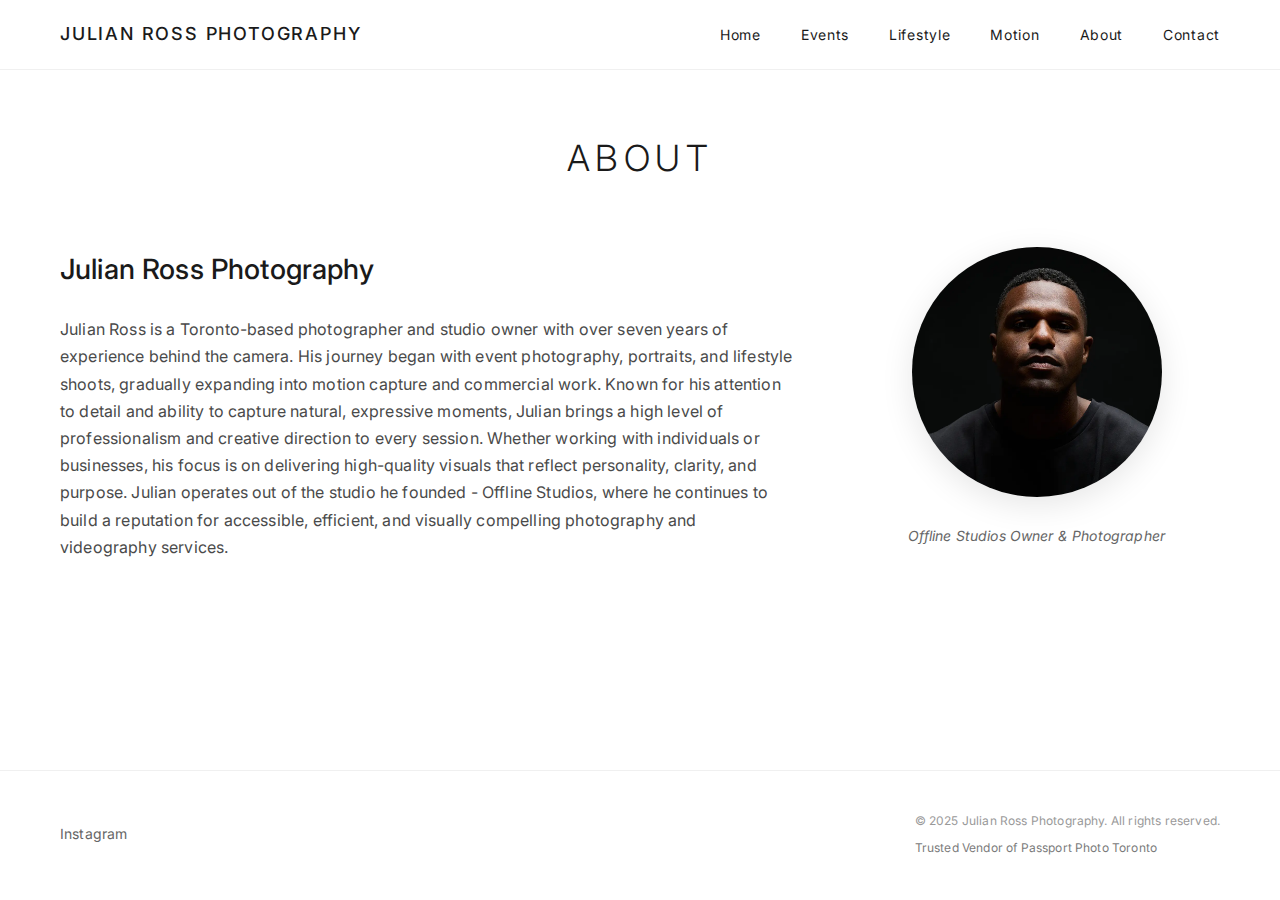
<file: about.html>
<!DOCTYPE html>
<html lang="en">
<head>
    <meta charset="UTF-8">
    <meta name="viewport" content="width=device-width, initial-scale=1.0">
    <title>About - Julian Ross Photography</title>
    <link rel="stylesheet" href="assets/css/style.css">
    <link rel="preconnect" href="https://fonts.googleapis.com">
    <link rel="preconnect" href="https://fonts.gstatic.com" crossorigin>
    <link href="https://fonts.googleapis.com/css2?family=Inter:wght@300;400;500;600&display=swap" rel="stylesheet">
    
    <!-- Favicon and App Icons -->
    <link rel="icon" type="image/png" sizes="32x32" href="assets/images/favicon-32.png">
    <link rel="icon" type="image/png" sizes="192x192" href="assets/images/favicon-192.png">
    <link rel="icon" type="image/png" sizes="512x512" href="assets/images/favicon-512.png">
    <link rel="apple-touch-icon" sizes="192x192" href="assets/images/favicon-192.png">
    <link rel="shortcut icon" href="julian-ross-logo.png">
    
    <!-- SEO Meta Tags -->
    <meta name="description" content="About Julian Ross - Professional photographer with a passion for capturing life's most precious moments. Learn about my journey, experience, and artistic vision in photography.">
    <meta name="keywords" content="Julian Ross, about photographer, photography experience, professional photographer, artistic vision">
    <meta name="author" content="Julian Ross Photography">
    
    <!-- Open Graph / Facebook -->
    <meta property="og:type" content="website">
    <meta property="og:url" content="https://julianrossphotography.com/about.html">
    <meta property="og:title" content="About - Julian Ross Photography">
    <meta property="og:description" content="About Julian Ross - Professional photographer with a passion for capturing life's most precious moments. Learn about my journey, experience, and artistic vision.">
    <meta property="og:image" content="https://julianrossphotography.com/assets/images/julian-ross-logo-main.png">
    
    <!-- Theme Color -->
    <meta name="theme-color" content="#2C2C2C">
</head>
<body>
    <!-- Navigation -->
    <nav class="navbar">
        <div class="nav-container">
            <a href="index.html" class="nav-logo">JULIAN ROSS PHOTOGRAPHY</a>
            <ul class="nav-menu">
                <li class="nav-item">
                    <a href="index.html" class="nav-link">Home</a>
                </li>
                <li class="nav-item">
                    <a href="events.html" class="nav-link">Events</a>
                </li>

                <li class="nav-item">
                    <a href="lifestyle.html" class="nav-link">Lifestyle</a>
                </li>
                <li class="nav-item">
                    <a href="motion.html" class="nav-link">Motion</a>
                </li>
                <li class="nav-item">
                    <a href="about.html" class="nav-link">About</a>
                </li>
                <li class="nav-item">
                    <a href="contact.html" class="nav-link">Contact</a>
                </li>
            </ul>
            <div class="hamburger">
                <span class="bar"></span>
                <span class="bar"></span>
                <span class="bar"></span>
            </div>
        </div>
    </nav>

    <!-- Main Content -->
    <main class="main-content">
        <div class="container">
            <h1 class="page-title">ABOUT</h1>
            
            <div class="about-content">
                <div class="about-text">
                    <h2>Julian Ross Photography</h2>
                    <p>Julian Ross is a Toronto-based photographer and studio owner with over seven years of experience behind the camera. His journey began with event photography, portraits, and lifestyle shoots, gradually expanding into motion capture and commercial work. Known for his attention to detail and ability to capture natural, expressive moments, Julian brings a high level of professionalism and creative direction to every session. Whether working with individuals or businesses, his focus is on delivering high-quality visuals that reflect personality, clarity, and purpose. Julian operates out of the studio he founded - Offline Studios, where he continues to build a reputation for accessible, efficient, and visually compelling photography and videography services.</p>
                        
                </div>
                
                <div class="about-image">
                    <img src="assets/images/julian-ross.webp" alt="Professional photographer portrait" class="portrait">
                    <div class="image-caption">
                        <p>Offline Studios Owner & Photographer</p>
                    </div>
                </div>
            </div>
        </div>
    </main>

    <!-- Footer -->
    <footer class="footer">
        <div class="container">
            <div class="footer-content">
                <div class="social-links">
                    <a href="https://www.instagram.com/julianrossphotography/" class="social-link" aria-label="Instagram">Instagram</a>
                </div>
                <div>
                    <p class="copyright">&copy; 2025 Julian Ross Photography. All rights reserved.</p>
                    <div style="margin-top: 0.5rem; font-size: 0.75rem; opacity: 0.6;">
                        <span>Trusted Vendor of</span>
                        <a href="https://www.passportphototoronto.com" class="trusted-vendor-link" style="color: inherit; text-decoration: none; transition: opacity 0.3s ease;">Passport Photo Toronto</a>
                    </div>
                </div>
                <style>
                    .trusted-vendor-link:hover {
                        opacity: 1 !important;
                        text-decoration: underline !important;
                    }
                </style>
            </div>
        </div>
    </footer>

    <script src="assets/js/script.js"></script>
</body>
</html>
</file>
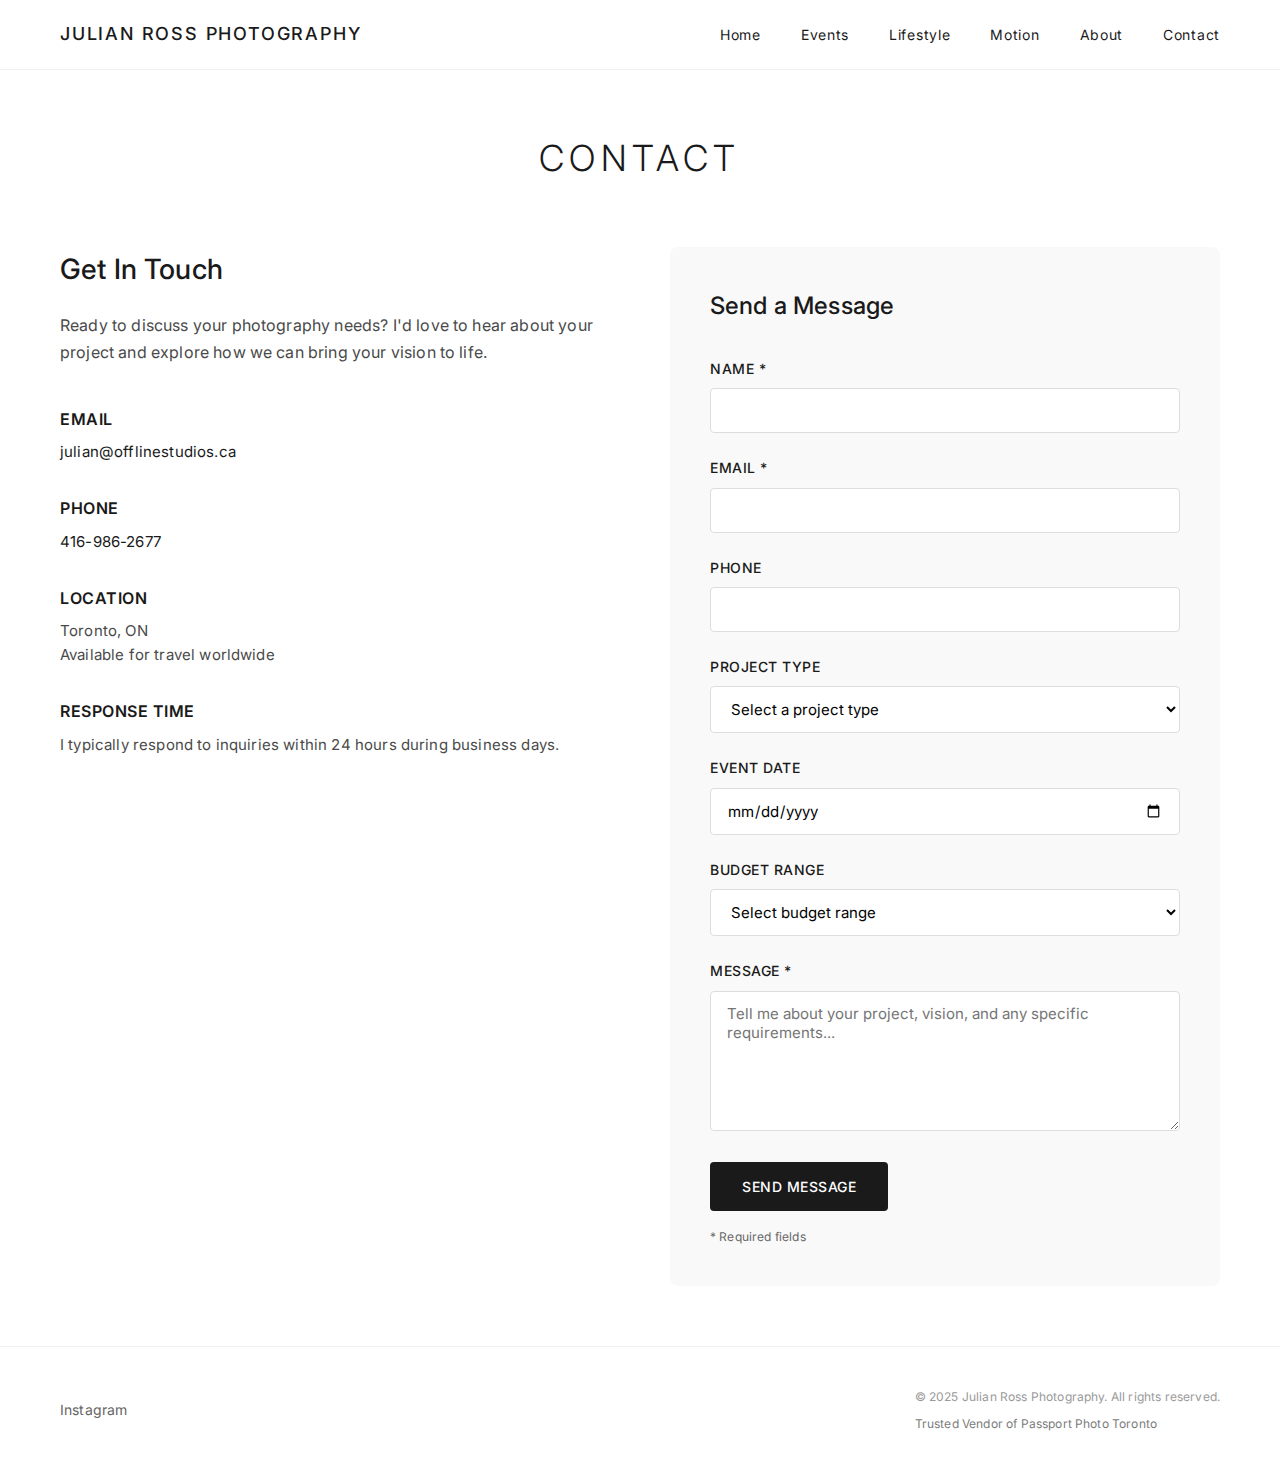
<file: contact.html>
<!DOCTYPE html>
<html lang="en">
<head>
    <meta charset="UTF-8">
    <meta name="viewport" content="width=device-width, initial-scale=1.0">
    <title>Contact - Julian Ross Photography</title>
    <link rel="stylesheet" href="assets/css/style.css">
    <link rel="preconnect" href="https://fonts.googleapis.com">
    <link rel="preconnect" href="https://fonts.gstatic.com" crossorigin>
    <link href="https://fonts.googleapis.com/css2?family=Inter:wght@300;400;500;600&display=swap" rel="stylesheet">
    
    <!-- Favicon and App Icons -->
    <link rel="icon" type="image/png" sizes="32x32" href="assets/images/favicon-32.png">
    <link rel="icon" type="image/png" sizes="192x192" href="assets/images/favicon-192.png">
    <link rel="icon" type="image/png" sizes="512x512" href="assets/images/favicon-512.png">
    <link rel="apple-touch-icon" sizes="192x192" href="assets/images/favicon-192.png">
    <link rel="shortcut icon" href="julian-ross-logo.png">
    
    <!-- SEO Meta Tags -->
    <meta name="description" content="Contact Julian Ross Photography - Get in touch to discuss your photography needs. Professional photographer available for events, lifestyle, and motion photography sessions.">
    <meta name="keywords" content="contact Julian Ross, photography booking, hire photographer, photography services, professional photographer contact">
    <meta name="author" content="Julian Ross Photography">
    
    <!-- Theme Color -->
    <meta name="theme-color" content="#2C2C2C">
</head>
<body>
    <!-- Navigation -->
    <nav class="navbar">
        <div class="nav-container">
            <a href="index.html" class="nav-logo">JULIAN ROSS PHOTOGRAPHY</a>
            <ul class="nav-menu">
                <li class="nav-item">
                    <a href="index.html" class="nav-link">Home</a>
                </li>
                <li class="nav-item">
                    <a href="events.html" class="nav-link">Events</a>
                </li>

                <li class="nav-item">
                    <a href="lifestyle.html" class="nav-link">Lifestyle</a>
                </li>
                <li class="nav-item">
                    <a href="motion.html" class="nav-link">Motion</a>
                </li>
                <li class="nav-item">
                    <a href="about.html" class="nav-link">About</a>
                </li>
                <li class="nav-item">
                    <a href="contact.html" class="nav-link">Contact</a>
                </li>
            </ul>
            <div class="hamburger">
                <span class="bar"></span>
                <span class="bar"></span>
                <span class="bar"></span>
            </div>
        </div>
    </nav>

    <!-- Main Content -->
    <main class="main-content">
        <div class="container">
            <h1 class="page-title">CONTACT</h1>
            
            <div class="contact-content">
                <div class="contact-info">
                    <h2>Get In Touch</h2>
                    <p>Ready to discuss your photography needs? I'd love to hear about your project and explore how we can bring your vision to life.</p>
                    
                    <div class="contact-details">
                        <div class="contact-item">
                            <h3>Email</h3>
                            <p><a href="mailto:info@julianrossphotography.com">julian@offlinestudios.ca</a></p>
                        </div>
                        
                        <div class="contact-item">
                            <h3>Phone</h3>
                            <p><a href="tel:+14169862677">416-986-2677</a></p>
                        </div>
                        
                        <div class="contact-item">
                            <h3>Location</h3>
                            <p>Toronto, ON<br>Available for travel worldwide</p>
                        </div>
                        
                        <div class="contact-item">
                            <h3>Response Time</h3>
                            <p>I typically respond to inquiries within 24 hours during business days.</p>
                        </div>
                    </div>

                </div>
                
                <div class="contact-form-container">
                    <form class="contact-form" id="contactForm">
                        <h3>Send a Message</h3>
                        
                        <div class="form-group">
                            <label for="name">Name *</label>
                            <input type="text" id="name" name="name" required>
                        </div>
                        
                        <div class="form-group">
                            <label for="email">Email *</label>
                            <input type="email" id="email" name="email" required>
                        </div>
                        
                        <div class="form-group">
                            <label for="phone">Phone</label>
                            <input type="tel" id="phone" name="phone">
                        </div>
                        
                        <div class="form-group">
                            <label for="project-type">Project Type</label>
                            <select id="project-type" name="project-type">
                                <option value="">Select a project type</option>
                                <option value="wedding">Wedding Photography</option>
                                <option value="corporate">Corporate Event</option>
                                <option value="portrait">Portrait Session</option>
                                <option value="commercial">Commercial Photography</option>
                                <option value="other">Other</option>
                            </select>
                        </div>
                        
                        <div class="form-group">
                            <label for="event-date">Event Date</label>
                            <input type="date" id="event-date" name="event-date">
                        </div>
                        
                        <div class="form-group">
                            <label for="budget">Budget Range</label>
                            <select id="budget" name="budget">
                                <option value="">Select budget range</option>
                                <option value="under-1000">Under $1,000</option>
                                <option value="1000-2500">$1,000 - $2,500</option>
                                <option value="2500-5000">$2,500 - $5,000</option>
                                <option value="5000-10000">$5,000 - $10,000</option>
                                <option value="over-10000">Over $10,000</option>
                            </select>
                        </div>
                        
                        <div class="form-group">
                            <label for="message">Message *</label>
                            <textarea id="message" name="message" rows="6" placeholder="Tell me about your project, vision, and any specific requirements..." required></textarea>
                        </div>
                        
                        <button type="submit" class="submit-btn">Send Message</button>
                        
                        <p class="form-note">* Required fields</p>
                    </form>
                </div>
            </div>
        </div>
    </main>

    <!-- Footer -->
    <footer class="footer">
        <div class="container">
            <div class="footer-content">
                <div class="social-links">
                    <a href="https://www.instagram.com/julianrossphotography/" class="social-link" aria-label="Instagram">Instagram</a>
                </div>
                <div>
                    <p class="copyright">&copy; 2025 Julian Ross Photography. All rights reserved.</p>
                    <div style="margin-top: 0.5rem; font-size: 0.75rem; opacity: 0.6;">
                        <span>Trusted Vendor of</span>
                        <a href="https://www.passportphototoronto.com" class="trusted-vendor-link" style="color: inherit; text-decoration: none; transition: opacity 0.3s ease;">Passport Photo Toronto</a>
                    </div>
                </div>
                <style>
                    .trusted-vendor-link:hover {
                        opacity: 1 !important;
                        text-decoration: underline !important;
                    }
                </style>
            </div>
        </div>
    </footer>

    <script src="assets/js/script.js"></script>
</body>
</html>
</file>
<file: assets/css/style.css>
/* Reset and Base Styles */
* {
    margin: 0;
    padding: 0;
    box-sizing: border-box;
}

body {
    font-family: 'Inter', -apple-system, BlinkMacSystemFont, 'Segoe UI', Roboto, Oxygen, Ubuntu, Cantarell, sans-serif;
    line-height: 1.6;
    color: #1a1a1a;
    background-color: #ffffff;
    font-weight: 400;
    letter-spacing: 0.01em;
}

.container {
    max-width: 1200px;
    margin: 0 auto;
    padding: 0 20px;
}

/* Navigation */
.navbar {
    background-color: #ffffff;
    padding: 20px 0;
    border-bottom: 1px solid #f0f0f0;
    position: sticky;
    top: 0;
    z-index: 1000;
}

.nav-container {
    max-width: 1200px;
    margin: 0 auto;
    padding: 0 20px;
    display: flex;
    justify-content: space-between;
    align-items: center;
}

.nav-logo {
    font-size: 18px;
    font-weight: 500;
    color: #1a1a1a;
    text-decoration: none;
    letter-spacing: 0.1em;
}

.nav-menu {
    display: flex;
    list-style: none;
    gap: 40px;
}

.nav-link {
    color: #1a1a1a;
    text-decoration: none;
    font-size: 14px;
    font-weight: 400;
    letter-spacing: 0.05em;
    transition: opacity 0.3s ease;
}

.nav-link:hover {
    opacity: 0.6;
}

/* Mobile Navigation */
.hamburger {
    display: none;
    flex-direction: column;
    cursor: pointer;
}

.bar {
    width: 20px;
    height: 2px;
    background-color: #1a1a1a;
    margin: 2px 0;
    transition: 0.3s;
}

/* Main Content */
.main-content {
    padding: 60px 0;
    min-height: calc(100vh - 200px);
}

.page-title {
    font-size: 36px;
    font-weight: 300;
    text-align: center;
    margin-bottom: 60px;
    letter-spacing: 0.15em;
    color: #1a1a1a;
}

/* Gallery Grid */
.gallery-grid {
    display: grid;
    grid-template-columns: repeat(auto-fit, minmax(300px, 1fr));
    gap: 20px;
    margin-bottom: 80px;
}

.gallery-item {
    position: relative;
    aspect-ratio: 4/5;
    overflow: hidden;
    cursor: pointer;
    background-color: #f8f8f8;
    border-radius: 2px;
}

.gallery-item img {
    width: 100%;
    height: 100%;
    object-fit: cover;
    transition: transform 0.3s ease;
}

.overlay {
    position: absolute;
    top: 0;
    left: 0;
    right: 0;
    bottom: 0;
    background-color: rgba(0, 0, 0, 0);
    display: flex;
    align-items: center;
    justify-content: center;
    transition: background-color 0.3s ease;
}

.gallery-item:hover .overlay {
    background-color: rgba(0, 0, 0, 0.2);
}

.zoom-icon {
    color: white;
    font-size: 24px;
    opacity: 0;
    transition: opacity 0.3s ease;
}

.gallery-item:hover .zoom-icon {
    opacity: 1;
}

/* Instructions */
.instructions {
    background-color: #f8f8f8;
    padding: 40px;
    border-radius: 4px;
    margin-bottom: 60px;
}

.instructions h3 {
    font-size: 18px;
    font-weight: 500;
    margin-bottom: 16px;
    color: #1a1a1a;
}

.instructions p {
    font-size: 14px;
    color: #666;
    margin-bottom: 16px;
}

.instructions ol {
    font-size: 14px;
    color: #666;
    padding-left: 20px;
}

.instructions li {
    margin-bottom: 8px;
}

.instructions code {
    background-color: #e5e5e5;
    padding: 2px 6px;
    border-radius: 2px;
    font-family: 'Monaco', 'Menlo', monospace;
    font-size: 12px;
}

/* Footer */
.footer {
    background-color: #ffffff;
    border-top: 1px solid #f0f0f0;
    padding: 40px 0;
}

.footer-content {
    display: flex;
    justify-content: space-between;
    align-items: center;
}

.social-links {
    display: flex;
    gap: 30px;
}

.social-link {
    color: #666;
    text-decoration: none;
    font-size: 14px;
    font-weight: 400;
    transition: opacity 0.3s ease;
}

.social-link:hover {
    opacity: 0.6;
}

.copyright {
    font-size: 12px;
    color: #999;
}

/* Lightbox */
.lightbox {
    display: none;
    position: fixed;
    z-index: 2000;
    left: 0;
    top: 0;
    width: 100%;
    height: 100%;
    background-color: rgba(0, 0, 0, 0.95);
}

.lightbox-content {
    position: relative;
    margin: auto;
    padding: 20px;
    width: 90%;
    height: 90%;
    display: flex;
    align-items: center;
    justify-content: center;
}

.lightbox img {
    max-width: 100%;
    max-height: 100%;
    object-fit: contain;
}

.close {
    position: absolute;
    top: 20px;
    right: 30px;
    color: white;
    font-size: 30px;
    font-weight: 300;
    cursor: pointer;
    z-index: 2001;
}

.close:hover {
    opacity: 0.6;
}

.lightbox-nav {
    position: absolute;
    top: 50%;
    transform: translateY(-50%);
    width: 100%;
    display: flex;
    justify-content: space-between;
    padding: 0 20px;
    pointer-events: none;
}

.nav-btn {
    background: none;
    border: none;
    color: white;
    font-size: 40px;
    cursor: pointer;
    padding: 10px;
    pointer-events: all;
    transition: opacity 0.3s ease;
}

.nav-btn:hover {
    opacity: 0.6;
}

.lightbox-counter {
    position: absolute;
    bottom: 20px;
    left: 50%;
    transform: translateX(-50%);
    color: white;
    font-size: 14px;
}

/* Responsive Design */
@media screen and (max-width: 768px) {
    .nav-menu {
        position: fixed;
        left: -100%;
        top: 70px;
        flex-direction: column;
        background-color: white;
        width: 100%;
        text-align: center;
        transition: 0.3s;
        box-shadow: 0 10px 27px rgba(0, 0, 0, 0.05);
        padding: 20px 0;
        gap: 20px;
    }

    .nav-menu.active {
        left: 0;
    }

    .hamburger {
        display: flex;
    }

    .hamburger.active .bar:nth-child(2) {
        opacity: 0;
    }

    .hamburger.active .bar:nth-child(1) {
        transform: translateY(6px) rotate(45deg);
    }

    .hamburger.active .bar:nth-child(3) {
        transform: translateY(-6px) rotate(-45deg);
    }

    .gallery-grid {
        grid-template-columns: repeat(2, 1fr);
        gap: 15px;
    }

    .page-title {
        font-size: 28px;
        margin-bottom: 40px;
    }

    .main-content {
        padding: 40px 0;
    }

    .footer-content {
        flex-direction: column;
        gap: 20px;
        text-align: center;
    }

    .instructions {
        padding: 30px 20px;
    }
}

@media screen and (max-width: 480px) {
    .gallery-grid {
        grid-template-columns: repeat(2, 1fr);
        gap: 10px;
    }
    
    .container {
        padding: 0 15px;
    }
    
    .nav-container {
        padding: 0 15px;
    }
}



/* Video Placeholder Styles */
.video-placeholder {
    background-color: #2a2a2a;
    display: flex;
    align-items: center;
    justify-content: center;
}

.video-placeholder-content {
    text-align: center;
    color: white;
}

.play-icon {
    font-size: 48px;
    margin-bottom: 12px;
    opacity: 0.8;
}

.video-placeholder-content p {
    font-size: 16px;
    font-weight: 500;
    margin-bottom: 4px;
}

.video-placeholder-content small {
    font-size: 12px;
    opacity: 0.7;
}

/* Video in lightbox */
#lightbox-video {
    max-width: 100%;
    max-height: 100%;
}

/* Code block styling */
pre {
    background-color: #f5f5f5;
    padding: 16px;
    border-radius: 4px;
    overflow-x: auto;
    margin-top: 12px;
}

pre code {
    background-color: transparent;
    padding: 0;
    font-size: 13px;
    line-height: 1.4;
}


/* About Page Styles */
.about-content {
    display: grid;
    grid-template-columns: 2fr 1fr;
    gap: 60px;
    margin-top: 40px;
}

.about-text h2 {
    font-size: 28px;
    font-weight: 500;
    margin-bottom: 24px;
    color: #1a1a1a;
}

.about-text h3 {
    font-size: 20px;
    font-weight: 500;
    margin: 32px 0 16px 0;
    color: #1a1a1a;
}

.about-text p {
    font-size: 16px;
    line-height: 1.7;
    margin-bottom: 20px;
    color: #4a4a4a;
}

.specializations {
    list-style: none;
    padding: 0;
}

.specializations li {
    padding: 8px 0;
    border-bottom: 1px solid #f0f0f0;
    color: #4a4a4a;
}

.specializations li:last-child {
    border-bottom: none;
}

.credentials {
    background-color: #f9f9f9;
    padding: 24px;
    border-radius: 8px;
    margin-top: 32px;
}

.credentials p {
    margin-bottom: 12px;
    font-size: 15px;
}

.credentials p:last-child {
    margin-bottom: 0;
}

.about-image {
    text-align: center;
}

.portrait {
    width: 250px;
    height: 250px;
    object-fit: cover;
    object-position: center 40%;
    border-radius: 50%;
    box-shadow: 0 8px 32px rgba(0, 0, 0, 0.1);
}

.image-caption {
    margin-top: 20px;
}

.image-caption p {
    font-style: italic;
    color: #666;
    font-size: 14px;
    line-height: 1.6;
}

/* Contact Page Styles */
.contact-content {
    display: grid;
    grid-template-columns: 1fr 1fr;
    gap: 60px;
    margin-top: 40px;
}

.contact-info h2 {
    font-size: 28px;
    font-weight: 500;
    margin-bottom: 20px;
    color: #1a1a1a;
}

.contact-info > p {
    font-size: 16px;
    line-height: 1.7;
    margin-bottom: 40px;
    color: #4a4a4a;
}

.contact-details {
    margin-bottom: 40px;
}

.contact-item {
    margin-bottom: 32px;
}

.contact-item h3 {
    font-size: 16px;
    font-weight: 600;
    margin-bottom: 8px;
    color: #1a1a1a;
    text-transform: uppercase;
    letter-spacing: 0.5px;
}

.contact-item p {
    font-size: 15px;
    line-height: 1.6;
    color: #4a4a4a;
    margin: 0;
}

.contact-item a {
    color: #1a1a1a;
    text-decoration: none;
    transition: color 0.3s ease;
}

.contact-item a:hover {
    color: #666;
}

.availability h3 {
    font-size: 18px;
    font-weight: 500;
    margin-bottom: 16px;
    color: #1a1a1a;
}

.availability p {
    font-size: 15px;
    margin-bottom: 12px;
    color: #4a4a4a;
}

.availability ul {
    list-style: none;
    padding: 0;
}

.availability li {
    padding: 6px 0;
    color: #4a4a4a;
    font-size: 14px;
}

.availability li:before {
    content: "•";
    color: #1a1a1a;
    margin-right: 12px;
}

/* Contact Form Styles */
.contact-form-container {
    background-color: #f9f9f9;
    padding: 40px;
    border-radius: 8px;
}

.contact-form h3 {
    font-size: 24px;
    font-weight: 500;
    margin-bottom: 32px;
    color: #1a1a1a;
}

.form-group {
    margin-bottom: 24px;
}

.form-group label {
    display: block;
    font-size: 14px;
    font-weight: 500;
    margin-bottom: 8px;
    color: #1a1a1a;
    text-transform: uppercase;
    letter-spacing: 0.5px;
}

.form-group input,
.form-group select,
.form-group textarea {
    width: 100%;
    padding: 12px 16px;
    border: 1px solid #ddd;
    border-radius: 4px;
    font-size: 15px;
    font-family: 'Inter', sans-serif;
    background-color: white;
    transition: border-color 0.3s ease;
}

.form-group input:focus,
.form-group select:focus,
.form-group textarea:focus {
    outline: none;
    border-color: #1a1a1a;
}

.form-group textarea {
    resize: vertical;
    min-height: 120px;
}

.submit-btn {
    background-color: #1a1a1a;
    color: white;
    padding: 16px 32px;
    border: none;
    border-radius: 4px;
    font-size: 14px;
    font-weight: 500;
    text-transform: uppercase;
    letter-spacing: 0.5px;
    cursor: pointer;
    transition: background-color 0.3s ease;
    font-family: 'Inter', sans-serif;
}

.submit-btn:hover {
    background-color: #333;
}

.form-note {
    font-size: 12px;
    color: #666;
    margin-top: 16px;
    margin-bottom: 0;
}

/* Responsive Design for About and Contact */
@media (max-width: 768px) {
    .about-content,
    .contact-content {
        grid-template-columns: 1fr;
        gap: 40px;
    }
    
    .contact-form-container {
        padding: 24px;
    }
    
    .about-text h2,
    .contact-info h2 {
        font-size: 24px;
    }
}


/* Video Gallery Items */
.gallery-item.video-item video {
    width: 100%;
    height: 100%;
    object-fit: cover;
    display: block;
}

.gallery-item.video-item:hover video {
    transform: scale(1.05);
    transition: transform 0.3s ease;
}

.gallery-item.video-item .overlay .zoom-icon {
    font-size: 24px;
    color: white;
    text-shadow: 0 2px 4px rgba(0, 0, 0, 0.5);
}

/* Video in lightbox styling */
#lightbox-video {
    max-width: 100%;
    max-height: 100%;
    object-fit: contain;
}

/* Ensure video thumbnails autoplay on hover */
.gallery-item.video-item:hover video {
    opacity: 0.9;
}

/* Enhanced Mobile Video Responsiveness */
@media screen and (max-width: 768px) {
    .gallery-item.video-item video {
        width: 100%;
        height: 100%;
        object-fit: cover;
    }
    
    .gallery-item.video-item {
        /* Remove fixed height - let it use the same aspect-ratio as photos */
        aspect-ratio: 4/5;
        overflow: hidden;
    }
    
    .gallery-item.video-item:hover video {
        transform: scale(1.02);
        transition: transform 0.2s ease;
    }
    
    /* Optimize video overlay for mobile */
    .gallery-item.video-item .overlay .zoom-icon {
        font-size: 20px;
    }
    
    /* Lightbox video mobile optimization */
    #lightbox-video {
        max-width: 95%;
        max-height: 80%;
        object-fit: contain;
    }
    
    .lightbox-content {
        padding: 10px;
        width: 95%;
        height: 95%;
    }
}

@media screen and (max-width: 480px) {
    .gallery-item.video-item video {
        width: 100%;
        height: 100%;
        object-fit: cover;
    }
    
    .gallery-item.video-item {
        /* Maintain same aspect ratio as photos on small screens */
        aspect-ratio: 4/5;
    }
    
    .gallery-item.video-item .overlay .zoom-icon {
        font-size: 18px;
    }
    
    /* Further optimize for very small screens */
    #lightbox-video {
        max-width: 98%;
        max-height: 75%;
    }
}


/* Mobile Touch Video Preview Enhancements */
@media screen and (max-width: 768px) {
    .gallery-item.video-item {
        position: relative;
    }
    
    /* Add subtle hint for mobile video interaction */
    .gallery-item.video-item::after {
        content: "Hold to preview";
        position: absolute;
        bottom: 8px;
        left: 8px;
        background: rgba(0, 0, 0, 0.7);
        color: white;
        padding: 4px 8px;
        border-radius: 12px;
        font-size: 10px;
        font-weight: 500;
        opacity: 0;
        transition: opacity 0.3s ease;
        pointer-events: none;
        z-index: 10;
    }
    
    /* Show hint on first touch */
    .gallery-item.video-item.show-hint::after {
        opacity: 1;
    }
    
    /* Enhanced touch feedback */
    .gallery-item.video-item:active {
        transform: scale(0.98);
        transition: transform 0.1s ease;
    }
    
    /* Video playing state indicator */
    .gallery-item.video-item.playing::before {
        content: "●";
        position: absolute;
        top: 8px;
        right: 8px;
        color: #ff4444;
        font-size: 12px;
        z-index: 10;
        animation: pulse 1s infinite;
    }
    
    @keyframes pulse {
        0%, 100% { opacity: 1; }
        50% { opacity: 0.5; }
    }
    
    /* Improve touch target size */
    .gallery-item.video-item .overlay {
        min-height: 44px; /* iOS recommended touch target */
        display: flex;
        align-items: center;
        justify-content: center;
    }
}

/* Desktop-specific enhancements */
@media screen and (min-width: 769px) {
    .gallery-item.video-item:hover::after {
        content: "Hover to preview";
        position: absolute;
        bottom: 8px;
        left: 8px;
        background: rgba(0, 0, 0, 0.7);
        color: white;
        padding: 4px 8px;
        border-radius: 12px;
        font-size: 10px;
        font-weight: 500;
        opacity: 0.8;
        pointer-events: none;
        z-index: 10;
    }
}
</file>
